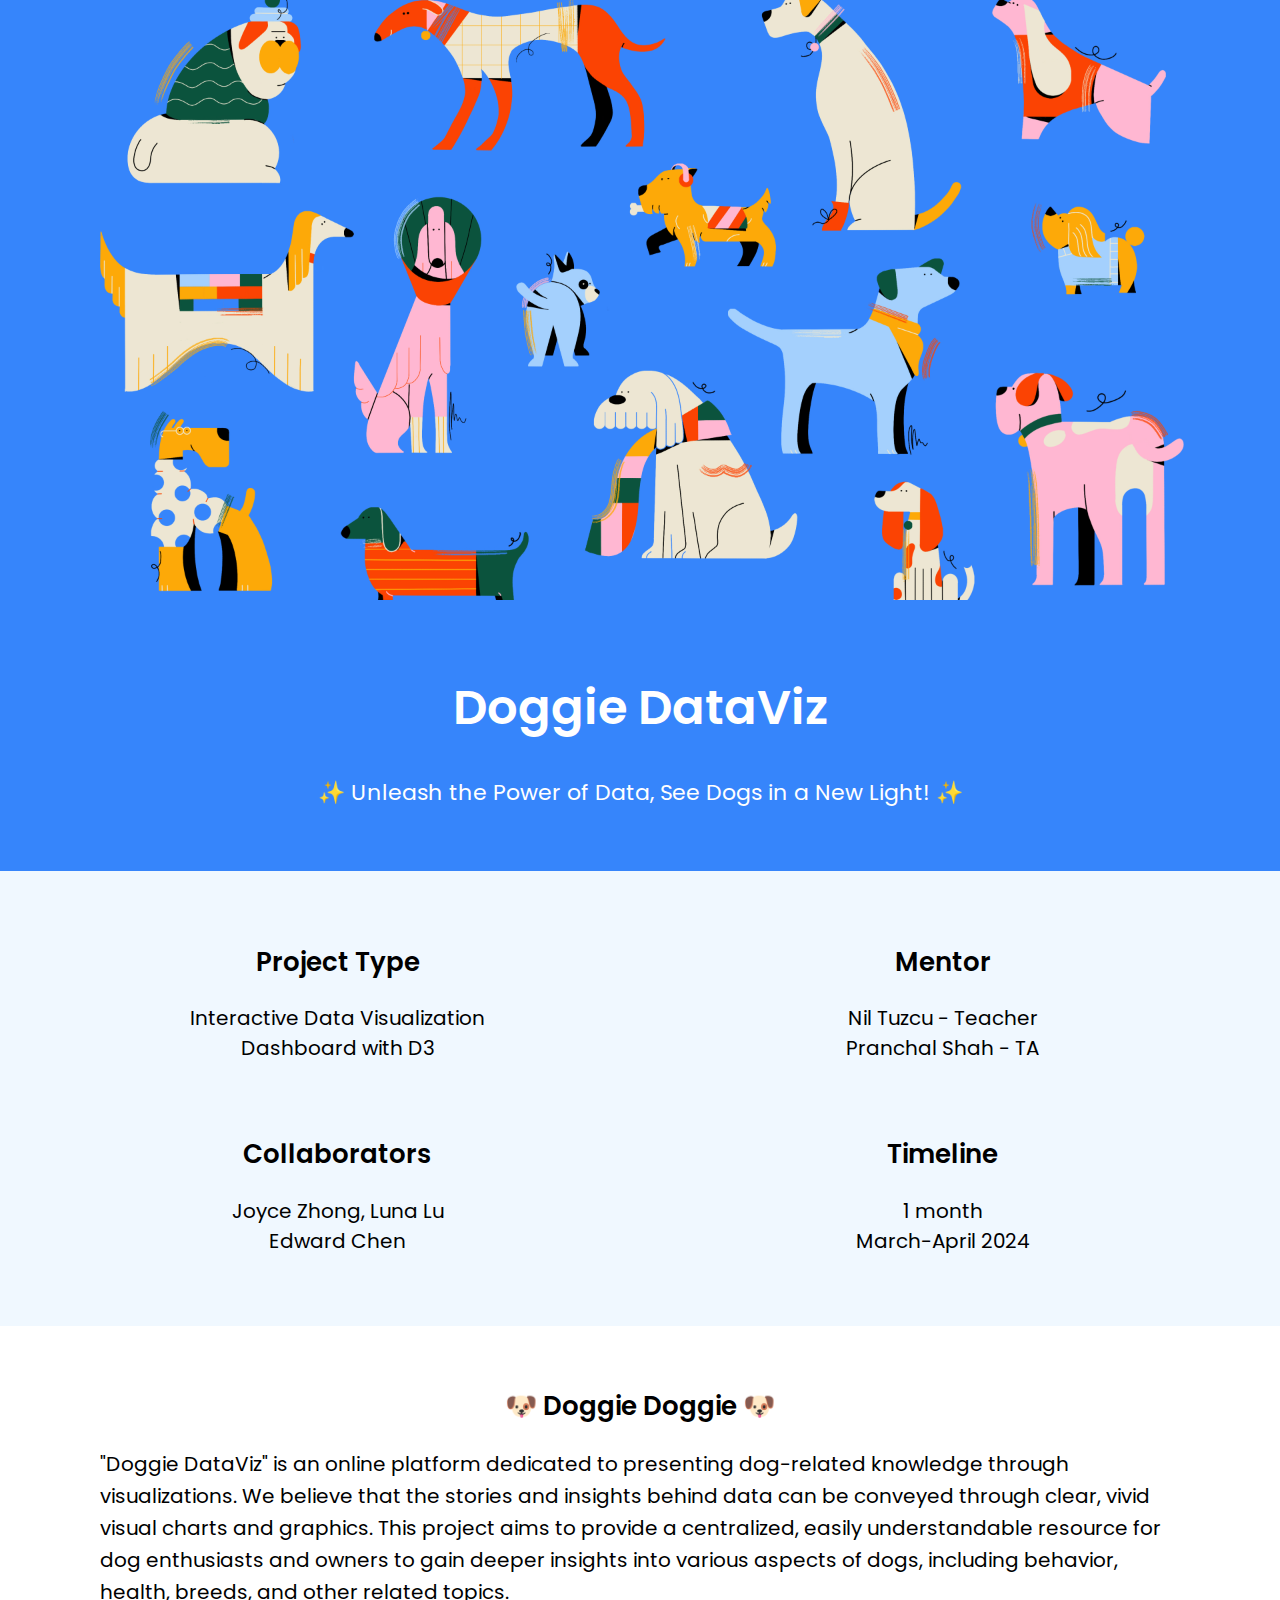
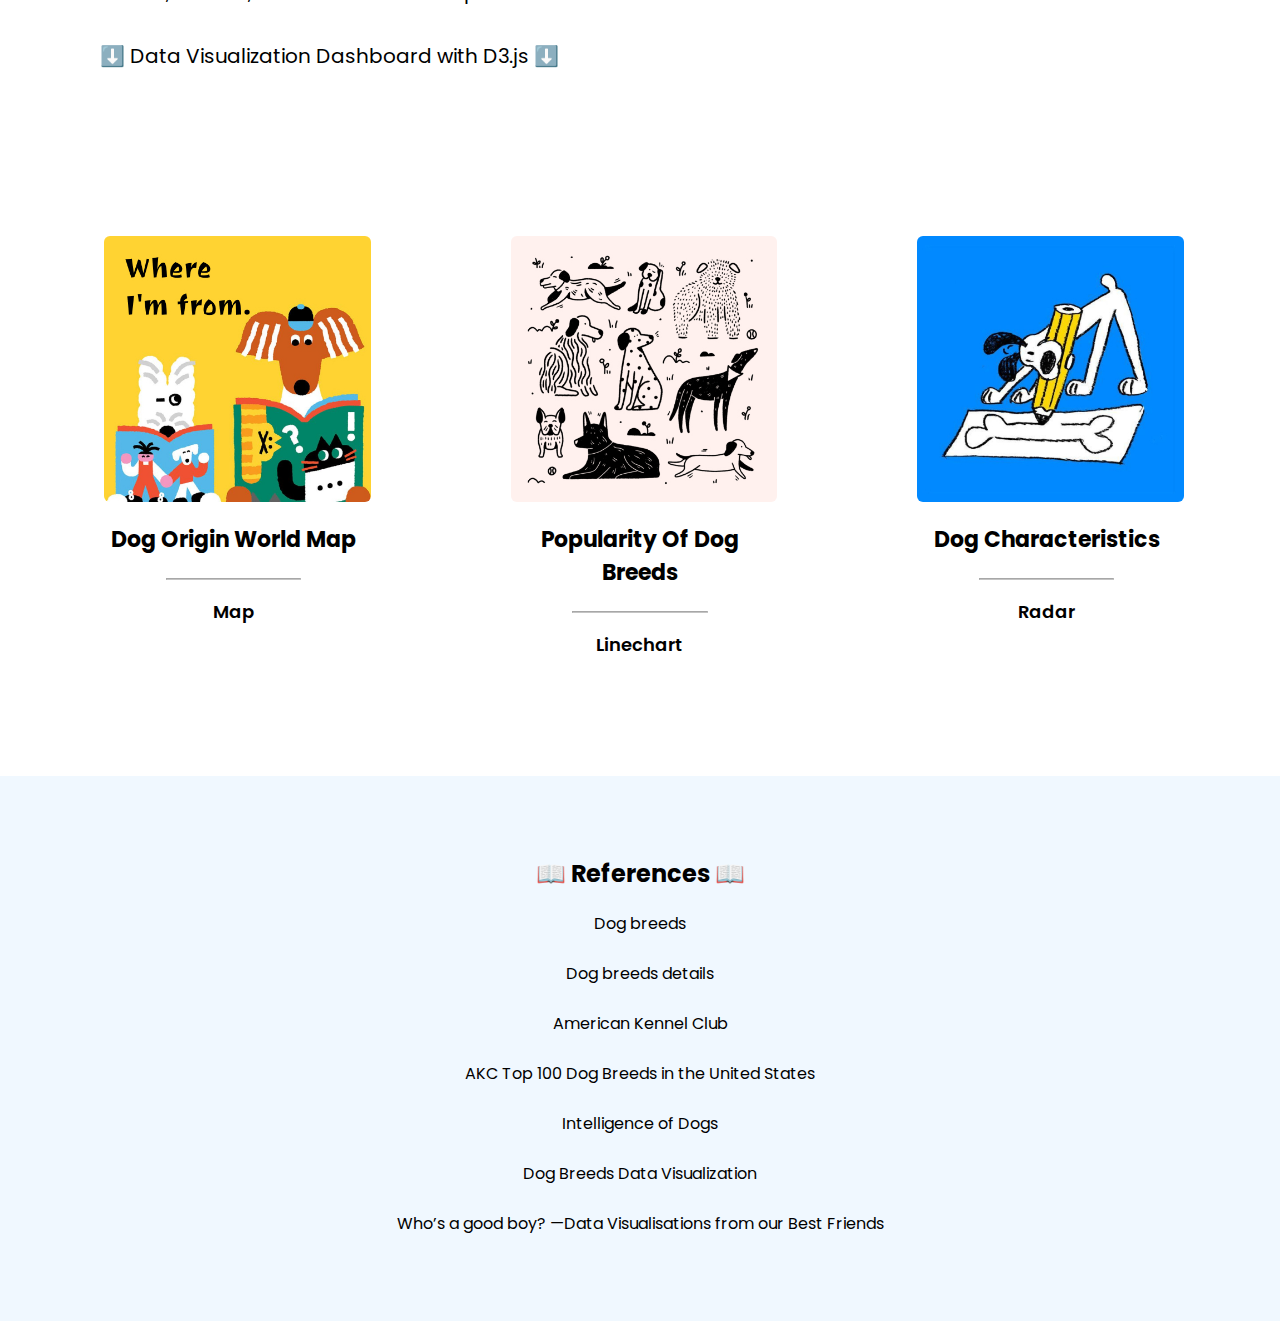
<file: index.html>
<!DOCTYPE html>
<html lang="en">
<head>
  <meta charset="UTF-8">
  <meta name="viewport" content="width=device-width, initial-scale=1.0">
  <title>Doggie DataViz</title>
  <link href="https://fonts.googleapis.com/css2?family=Poppins:wght@400;600&display=swap" rel="stylesheet">
  
  <style>
    body {
      font-family: 'Poppins', sans-serif;
      margin: 0;
      padding: 0;
      background-color: #ffffff;
    }

    .hero-image {
      background-image: url('hero-imagine.jpg');
      background-size: cover;
      background-position: center;
      height: 600px;
      display: flex;
      flex-direction: column;
    }

    .title {
      background-color: #3685FB;
      text-align: center;
      padding: 40px;
    }

    .title h1 {
      color: white;
      font-weight: 600;
      font-size: 48px;
    }

    .title p {
      color: white;
      font-weight: 400;
      font-size: 22px;
    }

    .overview {
      background-color: #ffffff;
      padding: 40px;
    }

    .overview h2 {
      font-weight: 600;
      font-size: 26px;
      text-align: center;
    }

    .overview p {
      font-weight: 400;
      font-size: 20px;
      padding-left: 60px; 
      padding-right: 60px;
      margin-top: 20px;
      margin-bottom: 20px;
      line-height: 1.6;
    }

    .project-introduction {
      display: grid;
      grid-template-columns: repeat(2, 1fr);
      gap: 10px;
      padding: 40px;
      background-color: aliceblue;
    }

    .project-introduction .part {
      text-align: center;
      padding: 10px;
    }

    .project-introduction h2 {
      font-weight: 600;
      font-size: 26px;
    }

    .project-introduction p {
      font-weight: 400;
      font-size: 20px;
    }

    .D3 {
      margin-left: 100px;
    }

    .visualization {
      display: grid;
      grid-template-columns: repeat(3, 1fr);
      gap: 20px;
      padding: 40px;
    }

    .visualization-item {
      text-align: center;
      padding: 60px;
    }

    .visualization-item img {
      border-radius: 10px;
      width: 100%;
      border: 4px solid;
      border-color: #ffffff;
    }

    .visualization-item img,
    .visualization-item h3,
    .visualization-item p
    .visualization-item hr {
      transition: border-color 0.3s, color 0.3s; 
    }

    .visualization-item h3 {
      margin-top: 10px;
      font-size: 22px;
    }

    .custom-divider {
    width: 50%;
    border-color:#00000057; 
    }

    .visualization-item p {
      font-size: 18px;
      font-weight: 600;
      color:#000000;
    }

    .references {
      background-color: aliceblue;
      text-align: center;
      padding: 60px;
    }

    .references a {
      text-decoration: none; 
      color: #000; 
    }

    .references a:hover {
      color: #3685FB;
      font-weight: 600;
    }

  </style>
</head>

<body>
  <div class="hero-image">
  </div>
  
  <div class="title">
    <h1>Doggie DataViz</h1>
    <p>✨ Unleash the Power of Data, See Dogs in a New Light! ✨</p>
  </div>

  <section class="project-introduction">
    <div class="part">
      <h2>Project Type</h2>
      <p>Interactive Data Visualization<br>Dashboard with D3
      </p>
    </div>
    <div class="part">
      <h2>Mentor</h2>
      <p>Nil Tuzcu - Teacher<br>Pranchal Shah - TA</p>
    </div>
    <div class="part">
      <h2>Collaborators</h2>
      <p>Joyce Zhong, Luna Lu<br>Edward Chen</p>
    </div>
    <div class="part">
      <h2>Timeline</h2>
      <p>1 month<br>March-April 2024</p>
    </div>
  </section>

  <section class="overview">
    <h2>🐶 Doggie Doggie 🐶</h2>
    <p>"Doggie DataViz" is an online platform dedicated to presenting dog-related knowledge through visualizations. We believe that the stories and insights behind data can be conveyed through clear, vivid visual charts and graphics. This project aims to provide a centralized, easily understandable resource for dog enthusiasts and owners to gain deeper insights into various aspects of dogs, including behavior, health, breeds, and other related topics.<br><br>⬇️ Data Visualization Dashboard with D3.js ⬇️</p>
  </section>

  <section class="visualization">
    <div class="visualization-item">
      <img src="image1.jpg" alt="Dog Origin World Map">
      <h3>Dog Origin World Map</h3>
      <hr class="custom-divider">
      <p>Map</p>
    </div>
    <div class="visualization-item">
      <img src="image2.jpg" alt="Visualization 2">
      <h3>Popularity Of Dog Breeds</h3>
      <hr class="custom-divider">
      <p>Linechart</p>
    </div>
    <div class="visualization-item">
      <img src="image3.jpg" alt="Visualization 3">
      <h3>Dog Characteristics</h3>
      <hr class="custom-divider">
      <p>Radar</p>
    </div>
  </section>

  <section class="references">
    <h2>📖 References 📖</h2>
    <a href="https://www.kaggle.com/datasets/marshuu/dog-breeds">Dog breeds</a> <br><br>
    <a href="https://www.kaggle.com/datasets/warcoder/dog-breeds-details">Dog breeds details</a> <br><br>
    <a href="https://www.akc.org/">American Kennel Club</a> <br><br>
    <a href="https://medium.com/@gwynngroupinc/akc-top-100-dog-breeds-in-the-united-states-110e0b6d47c7">AKC Top 100 Dog Breeds in the United States</a> <br><br>
    <a href="https://data.world/len/intelligence-of-dogs">Intelligence of Dogs</a> <br><br>
    <a href="https://medium.com/@dixiao_62927/dog-breed-case-study-c048f9a7207e">Dog Breeds Data Visualization</a> <br><br>
    <a href="https://medium.com/@schieszler_mate/whos-a-good-boy-data-visualisations-from-our-best-friends-39c1cd480e25">Who’s a good boy? —Data Visualisations from our Best Friends</a> <br><br>
  </section>


<script>
    const visualizationItems = document.querySelectorAll('.visualization-item');
  
    visualizationItems.forEach(item => {
      const img = item.querySelector('img');
      const title = item.querySelector('h3');
      const divider = item.querySelector('hr');
      const paragraph = item.querySelector('p');

      item.addEventListener('click', function() {
      // 获取对应的HTML页面路径
      let pagePath = '';
      if (title.textContent === 'Dog Origin World Map') {
        pagePath = 'dog_origin_map.html';
      } else if (title.textContent === 'Popularity Of Dog Breeds') {
        pagePath = 'popularity_of_dog_breeds.html';
      } else if (title.textContent === 'Dog Characteristics') {
        pagePath = 'dog_characteristics.html';
      }

      // 执行页面重定向
      window.location.href = pagePath;
    });
  
      function applyHoverStyles() {
        img.style.borderColor = '#3685FB'; 
        title.style.color = '#3685FB'; 
        divider.style.borderColor = '#3685FB'; 
        paragraph.style.color = '#3685FB';
      }
  
      function removeHoverStyles() {
        img.style.borderColor = '#ffffff'; 
        title.style.color = 'initial'; 
        divider.style.borderColor = 'initial'; 
        paragraph.style.color = 'initial';
    }
      
      item.addEventListener('mouseenter', applyHoverStyles);
      item.addEventListener('mouseleave', removeHoverStyles);
    });
</script>
</body>
</html>
</file>
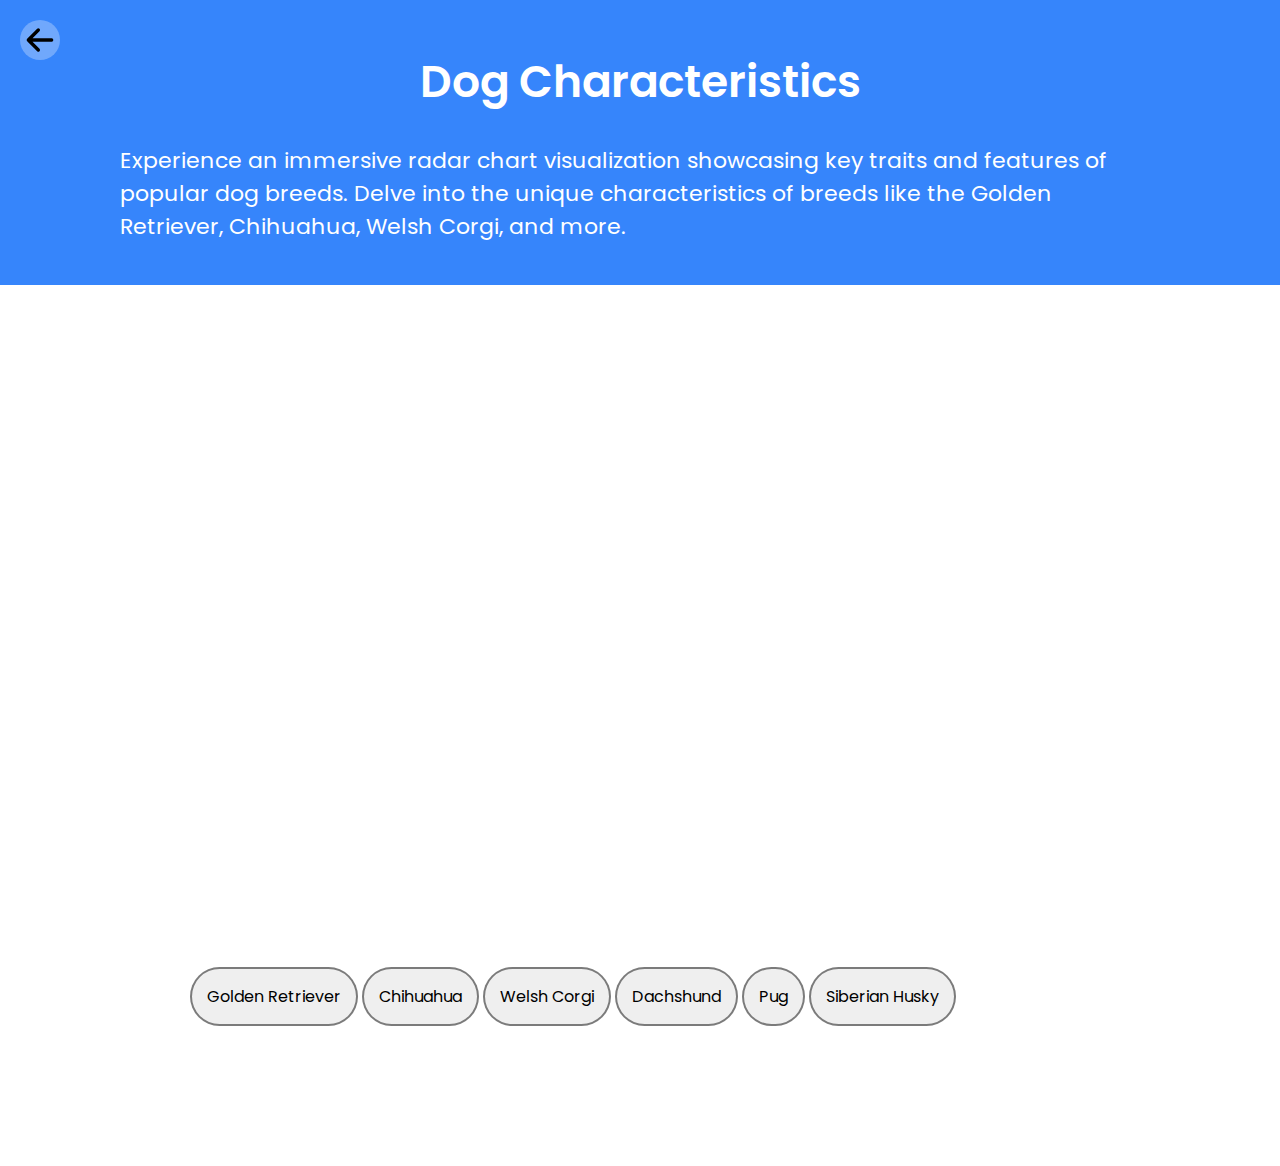
<file: dog_characteristics.html>
<!DOCTYPE html>
<html lang="en">

<head>
    <meta charset="UTF-8">
    <meta name="viewport" content="width=device-width, initial-scale=1.0">
    <title>Dog Characteristics</title>
    <link href="https://fonts.googleapis.com/css2?family=Poppins:wght@400;600&display=swap" rel="stylesheet">
    <script src="https://d3js.org/d3.v6.min.js"></script>
    <style>
    
        body {
        font-family: 'Poppins';
        margin: 0;
        padding: 0;
       }

       .back-button {
            position: absolute;
            top: 20px;
            left: 20px;
            width: 40px;
            height: 40px;
            cursor: pointer;
            transition: background-color 0.3s;
            border-radius: 50%;
            background-color: #ffffff4a;
        }

        .back-button:hover {
            background-color: #ffffff;
        }

        .title {
            background-color: #3685FB;
            padding: 20px;
            text-align: center;
        }

        .title h1 {
            color: white;
            font-family: 'Poppins';
            font-weight: 600;
            font-size: 44px;
        }

        .title p {
            color: white;
            font-family: 'Poppins';
            font-weight: 400;
            font-size: 22px;
            text-align: left;
            padding-left: 100px; 
            padding-right: 100px;
        }

        .container {
            margin: 30px auto;
            width: 900px;
            height: 500px;
            border: 3 solid #000;
        }

        .container button{
            font-family: 'Poppins' ;
            font-weight: 400;
            font-size: 16px;
            padding: 15px;
            border: 2px solid #0000007c;
            color: #000;
            transition: background-color 0.3s, color 0.3s;
            border-radius: 60px;
            text-decoration: none;
            margin-top: 20px;
            margin-bottom: 140px;
        }

        .container button:hover {
            background-color: #ffffff; 
            color: #3685FB; 
            border: 2px solid #3685FB;
            font-weight: 600;
        }
        
        .container button:active {
            background-color: #3685FB; 
            color: #ffffff; 
        }

        .container button.active {
            background-color: #3685FB;
            color: #ffffff; 
        }

        .webs polygon {
            fill: #EAEAEA;
            fill-opacity: 0.5;
            stroke: gray;
            stroke-dasharray: 10 5;
        }

        .lines line {
            stroke: gray;
            stroke-dasharray: 10 5;

        }

        .areas polygon {
            fill-opacity: 0.5;
            stroke-width: 3;
        }

        .areas circle {
            fill: white;
            stroke-width: 3;
        }
        .tooltip {
            position: absolute;
            text-align: left;
            padding: 8px;
            font-size: 16px;
            font-family: 'Poppins';
            background: white;
            border: 2px solid #3685FB;
            border-radius: 8px;
            pointer-events: none;
            opacity: 0;
        }
        

    </style>
</head>

<body>
    <svg class="back-button" viewBox="0 0 24 24" fill="none" xmlns="http://www.w3.org/2000/svg" onclick="window.location.href = 'home.html';">
        <path d="M11 18L5 12M5 12L11 6M5 12L19 12" stroke="currentColor" stroke-width="2" stroke-linecap="round" stroke-linejoin="round"/>
    </svg>

    <div class="title">
        <h1>Dog Characteristics</h1>
        <p>Experience an immersive radar chart visualization showcasing key traits and features of popular dog breeds. Delve into the unique characteristics of breeds like the Golden Retriever, Chihuahua, Welsh Corgi, and more.</p >    
      </div>
    
    <div id="tooltip" class="tooltip"></div>

    <div class="container">
        <svg width="300%" height="125%"></svg>
        <div class="tooltip" id="tooltip">Tooltip</div>

        <button id="Golden Retriever">Golden Retriever</button>
        <button id="Chihuahua">Chihuahua</button>
        <button id="Welsh Corgi">Welsh Corgi</button>
        <button id="Dachshund">Dachshund</button>
        <button id="Pug">Pug</button>
        <button id="Siberian Husky">Siberian Husky</button>
    </div>

    <script>
        window.onload = function () {
            var width = 800, height = 600;
            var main = d3.select('.container svg').append('g')
                .classed('main', true)
                .attr('transform', "translate(" + width / 2 + ',' + height / 2 + ')');
            d3.csv("dog identity.csv", function (d) {
                return d;
            }).then(function(data) {
                let columns = data.columns;
                data.colums = columns && columns.shift();
                init({main, csvData: data});
            })
            
        };

        function getIDMAP(csvData) {
            
            let columns = csvData && csvData.columns;
            var ID_MAP = { 
                "Golden Retriever": [],
                "Chihuahua": [],
                "Welsh Corgi": [],
                "Dachshund": [],
                "Pug": [],
                "Siberian Husky": [],
            }
            Object.keys(ID_MAP).forEach(item => {
                let map = ID_MAP[item];
                let currentData = csvData && csvData.find(csv => item === csv.breed);
                columns && columns.forEach(col => {
                    var colData = Number(currentData[col]);
                    if (col && colData && !Number.isNaN(colData)) map.push(colData);
                })
            })
            return ID_MAP
        }

        function init({main, csvData}) {
            let columns = csvData && csvData.columns || [];
            var data = {
    
                fieldNames: columns, 
            };
            let ID_MAP = getIDMAP(csvData); 
            var radius = 280,
                total = 7,
                level = 4,
                rangeMin = 0,
                rangeMax = 5,
                arc = 2 * Math.PI;
            var onePiece = arc / total;
            var polygons = {
                webs: [],
                webPoints: []
            };
            for (var k = level; k > 0; k--) {
                var webs = '',
                    webPoints = [];
                var r = radius / level * k;
                for (var i = 0; i < total; i++) {
                    var x = r * Math.sin(i * onePiece),
                        y = r * Math.cos(i * onePiece);
                    webs += x + ',' + y + ' ';
                    webPoints.push({
                        x: x,
                        y: y
                    });
                }
                polygons.webs.push(webs);
                polygons.webPoints.push(webPoints);
            }
            var webs = main.append('g')
                .classed('webs', true);
            webs.selectAll('polygon')
                .data(polygons.webs)
                .enter()
                .append('polygon')
                .attr('points', function (d) {
                    return d;
                });
            var lines = main.append('g')
                .classed('lines', true);
            lines.selectAll('line')
                .data(polygons.webPoints[0])
                .enter()
                .append('line')
                .attr('x1', 0)
                .attr('y1', 0)
                .attr('x2', function (d) {
                    return d.x;
                })
                .attr('y2', function (d) {
                    return d.y;
                });


            getTitle({ main, onePiece, radius, data, total });

            initBtn({ main, total, radius, rangeMin, rangeMax, onePiece, ID_MAP, columns })
        }


        function getColor(idx) {
            var palette = [
                '#2ec7c9', '#b6a2de', '#5ab1ef', '#ffb980', '#d87a80',
                '#8d98b3', '#e5cf0d', '#97b552', '#95706d', '#dc69aa',
                '#9a7fd1', '#9a7fd1', '#588dd5', '#f5994e', '#c05050',
                '#59678c', '#c9ab00', '#7eb00a', '#6f5553', '#c14089'
            ]
            return palette[idx % palette.length];
        }

        function getAreas({ main, areasData, data, columns }) {
            let text = '';
            columns && columns.forEach((item, index) => {
                text += item + ':' + data[index] + '<br/>';
            });

            var areas = main.append('g')
                .classed('areas', true)
                .on('mousemove', function (event) {
                        d3.select('#tooltip')
                        .style('opacity', 1)
                        .html(text)
                        .style('left', (event.pageX + 10) + 'px')
                        .style('top', (event.pageY - 10) + 'px');
                    })
                    .on('mouseout', function () {
                        d3.select('#tooltip').style('opacity', 0);
                    });
            areas.selectAll('g')
                .data(areasData)
                .enter()
                .append('g')
                .attr('class', function (d, i) {
                    return 'area' + (i + 1);
                });
            for (var i = 0; i < areasData.length; i++) {
                var area = areas.select('.area' + (i + 1)),
                    areaData = areasData[i];
                area.append('polygon')
                    .attr('points', areaData.polygon)
                    .attr('stroke', function (d, index) {
                        return getColor(i);
                    })
                    .attr('fill', function (d, index) {
                        return getColor(i);
                    });
                var circles = area.append('g')
                    .classed('circles', true);
                circles.selectAll('circle')
                    .data(areaData.points)
                    .enter()
                    .append('circle')
                    .attr('cx', function (d) {
                        return d.x;
                    })
                    .attr('cy', function (d) {
                        return d.y;
                    })
                    .attr('r', 3)
                    .attr('stroke', function (d, index) {
                        return getColor(i);
                    });
            }
        }

        function getTitle({ main, onePiece, radius, data, total }) {
            var textPoints = [];
            var textRadius = radius + 20;
            for (var i = 0; i < total; i++) {
                var x = textRadius * Math.sin(i * onePiece),
                    y = textRadius * Math.cos(i * onePiece);
                textPoints.push({
                    x: x,
                    y: y
                });
            }
            var texts = main.append('g')
                .classed('texts', true);
            texts.selectAll('text')
                .data(textPoints)
                .enter()
                .append('text')
                .attr('x', function (d) {
                    return d.x;
                })
                .attr('y', function (d) {
                    return d.y;
                })
                .text(function (d, i) {
                    return data.fieldNames[i];
                });
        }

        function getAreasData({ list, total, radius, rangeMin, rangeMax, onePiece }) {
            
            var areasData = [];
            var values = list;
            for (let i = 0; i < values.length; i++) {
                var value = values[i],
                    area = '',
                    points = [];
                for (let k = 0; k < total; k++) {
                    var r = radius * (value[k] - rangeMin) / (rangeMax - rangeMin);
                    var x = r * Math.sin(k * onePiece),
                        y = r * Math.cos(k * onePiece);
                    area += x + ',' + y + ' ';
                    points.push({
                        x: x,
                        y: y
                    })
                }
                areasData.push({
                    polygon: area,
                    points: points
                });
            }
            return areasData;
        }
        function initBtn({ main, total, radius, rangeMin, rangeMax, onePiece, ID_MAP, columns }) {
            var btns = document.querySelectorAll('button');
            btns.forEach(item => {
                item && item.addEventListener('click', function (e) {
                    let id = e && e.currentTarget.id;
                    if (id) {
                        let data = ID_MAP[id];
                        if (data) {
                            let areasData = getAreasData({ list: [data], total, radius, rangeMin, rangeMax, onePiece });
                            var mainDiv = document.getElementsByClassName("main")[0];
                            var areasDiv = mainDiv.querySelectorAll(".areas")[0];
                            areasDiv && mainDiv.removeChild(areasDiv);
                            getAreas({ main, areasData, data, columns })
                        }
                    }
                })
            })
        }

        function initBtn({ main, total, radius, rangeMin, rangeMax, onePiece, ID_MAP, columns }) {
            var btns = document.querySelectorAll('button');
            btns.forEach(item => {
                item && item.addEventListener('click', function (e) {
                    let id = e && e.currentTarget.id;
                    if (id) {
                        let data = ID_MAP[id];
                        if (data) {
                            let areasData = getAreasData({ list: [data], total, radius, rangeMin, rangeMax, onePiece });
                            var mainDiv = document.getElementsByClassName("main")[0];
                            var areasDiv = mainDiv.querySelectorAll(".areas")[0];
                            areasDiv && mainDiv.removeChild(areasDiv);
                            getAreas({ main, areasData, data, columns })

                    btns.forEach(btn => {
                        if (btn.id === id) {
                            btn.classList.add('active');
                        } else {
                            btn.classList.remove('active');
                        }
                    });
                }
            }
        })
    })
}


    </script>
</body>

</html>
</file>
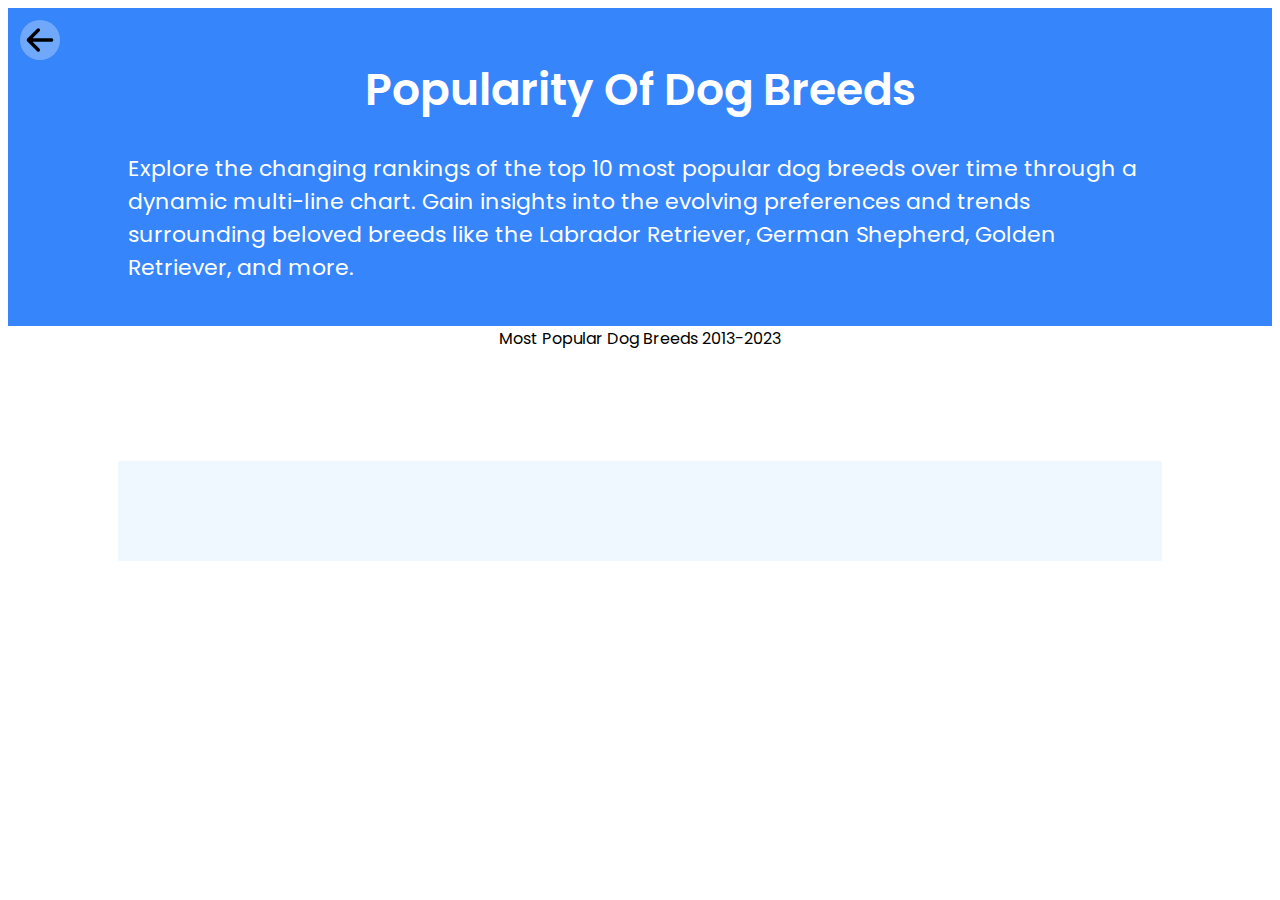
<file: popularity_of_dog_breeds.html>
<!DOCTYPE html>
<html>
<head>
    <title>Dog Ranking Line Chart with Tooltips</title>
    <script src="https://d3js.org/d3.v7.min.js"></script>
    <link href="https://fonts.googleapis.com/css2?family=Poppins:wght@400;600&display=swap" rel="stylesheet">

    <style>
        .container {
            background-color: #ffffff;
            text-align: center;
            font-family: 'Poppins', sans-serif;
            padding: 0px;
            margin: 0px;
        }

        .back-button {
            position: absolute;
            top: 20px;
            left: 20px;
            width: 40px;
            height: 40px;
            cursor: pointer;
            transition: background-color 0.3s;
            border-radius: 50%;
            background-color: #ffffff4a;
        }

        .back-button:hover {
            background-color: #ffffff;
        }

        .title {
            background-color: #3685FB;
            padding: 20px;
        }

        .title h1 {
            color: white;
            font-family: 'Poppins', sans-serif;
            font-weight: 600;
            font-size: 44px;
            text-align: center;
        }

        .title p {
            color: white;
            font-family: 'Poppins', sans-serif;
            font-weight: 400;
            font-size: 22px;
            text-align: left;
            padding-left: 100px; 
            padding-right: 100px;
        }
        

        .tooltip {
            position: absolute;
            text-align: left;
            padding: 8px;
            font-size: 16px;
            font-family: 'Poppins', sans-serif;
            background: white;
            border: 2px solid #3685FB;
            border-radius: 8px;
            pointer-events: none;
            opacity: 0;
        }
        
        .line {
            fill: none;
            stroke-width: 2px;
        }
        .dot {
            fill: blue;
            stroke: #fff;
        }
        .dog-names {
            margin: 110px;
            display: grid;
            grid-template-columns: repeat(5, 1fr);
            gap: 30px; 
            justify-items: center; 
            background-color: aliceblue;
            padding: 50px;
        }
        .dog-item {
            width: 100px;
        }
        .dog-image {
            width: 100%;
            height: 100px;
            border-radius: 10%;
            overflow: hidden;
            margin-bottom: 10px;
            border: 4px solid transparent;
        }
        .dog-image img {
            width: 100%;
            height: 100%;
            object-fit: cover;
        }
        .dog-name {
            font-size: 14px;
        }

    </style>
</head>
<body>
    <div class="container">
        <svg class="back-button" viewBox="0 0 24 24" fill="none" xmlns="http://www.w3.org/2000/svg" onclick="window.location.href = 'home.html';">
            <path d="M11 18L5 12M5 12L11 6M5 12L19 12" stroke="currentColor" stroke-width="2" stroke-linecap="round" stroke-linejoin="round"/>
        </svg>

        <div class="title">
            <h1>Popularity Of Dog Breeds</h1>
            <p>Explore the changing rankings of the top 10 most popular dog breeds over time through a dynamic multi-line chart. Gain insights into the evolving preferences and trends surrounding beloved breeds like the Labrador Retriever, German Shepherd, Golden Retriever, and more.</p>    
          </div>
        <div id="chart"></div>
        <div class="chart-title">Most Popular Dog Breeds 2013-2023</div>
        <div class="dog-names"></div>
    </div>

    <script>
        const margin = {top:60, right: 20, bottom: 30, left: 50},
            width = 1160 - margin.left - margin.right,
            height = 600 - margin.top - margin.bottom;

        const svg = d3.select("#chart")
            .append("svg")
                .attr("width", width + margin.left + margin.right)
                .attr("height", height + margin.top + margin.bottom)
            .append("g")
                .attr("transform", "translate(" + margin.left + "," + margin.top + ")");

        const div = d3.select("body").append("div") 
            .attr("class", "tooltip")       
            .style("opacity", 0);

        d3.csv("dog_rankings.csv").then(function(data) {
            
            data.forEach(function(d) {
                d.Year = +d.Year;
                d["Retrievers (Labrador)"] = +d["Retrievers (Labrador)"];
                d["French Bulldogs"] = +d["French Bulldogs"];
                d["German Shepherd Dogs"] = +d["German Shepherd Dogs"];
                d["Retrievers (Golden)"] = +d["Retrievers (Golden)"];
                d["Bulldogs"] = +d["Bulldogs"];
                d["Poodles"] = +d["Poodles"];
                d["Beagles"] = +d["Beagles"];
                d["Rottweilers"] = +d["Rottweilers"];
                d["Pointers"] = +d["Pointers"];
                d["Dachshund"] = +d["Dachshund"];
            });

            const x = d3.scaleLinear()
                .domain([d3.min(data, d => d.Year), d3.max(data, d => d.Year)])
                .range([0, width]);

            const y = d3.scaleLinear()
                .domain([1, 13])
                .range([height, 0]);

            const line = d3.line()
                .x(d => x(d.Year))
                .y(d => y(d.rank));

            const dogNames = [
                "Retrievers (Labrador)",
                "French Bulldogs",
                "German Shepherd Dogs",
                "Retrievers (Golden)",
                "Bulldogs",
                "Poodles",
                "Beagles",
                "Rottweilers",
                "Pointers",
                "Dachshund"
            ];

            const dotsGroup = svg.append("g");
            dogNames.forEach(function(dogName, i) {
                svg.append("path")
                    .datum(data)
                    .attr("class", "line")
                    .style("stroke", d3.schemeCategory10[i])
                    .attr("d", d => line(d.map(d => ({Year: d.Year, rank: d[dogName]}))));
                dotsGroup.selectAll(".dot" + i)
                        .data(data)
                        .enter().append("circle")
                        .attr("class", "dot")
                        .style("fill", d3.schemeCategory10[i])
                        .attr("cx", d => x(d.Year))
                        .attr("cy", d => y(d[dogName]))
                        .attr("r", 5)
                        
                        .on("mouseover", function(event, d) { 
                             const dogName = dogNames[i];
                             const rank = d[dogName];
                             const year = d.Year;

                        div.transition()        
                             .duration(200)      
                             .style("opacity", 1);      
                        div.html(`
                             Dog: ${dogName}<br/>
                             Year: ${year}<br/>
                             Rank: ${rank}
                        `)  
                             .style("left", (event.pageX + 10) + "px")   
                             .style("top", (event.pageY - 28) + "px");    
                    })
               
                    .on("mouseout", function(event, d) {      
                        div.transition()        
                            .duration(500)      
                            .style("opacity", 0);   
                    });
            });

            svg.append("g")
                .attr("transform", "translate(0," + height + ")")
                .call(d3.axisBottom(x))
                .style("fill", "rgba(54, 133, 251, 0.1)")
                .selectAll("text")
                .style("font-family", "'Poppins', sans-serif")
                .style("fill", "rgba(0, 0, 0, 0.5)")
                .style("font-weight", "600")
                .style("font-size", "12px");

          
            svg.append("g")
                .call(d3.axisLeft(y))
                .style("fill", "rgba(54, 133, 251, 0.1)")
                .selectAll("text")
                .style("fill", "rgba(0, 0, 0, 0.5)")
                .style("font-family", "'Poppins', sans-serif")
                .style("font-weight", "600") 
                .style("font-size", "12px");

            dotsGroup.raise();
            });

        d3.csv("dog_rankings.csv").then(function(data) {
            const dogNames = [
                "Retrievers (Labrador)",
                "French Bulldogs",
                "German Shepherd Dogs",
                "Retrievers (Golden)",
                "Bulldogs",
                "Poodles",
                "Beagles",
                "Rottweilers",
                "Pointers",
                "Dachshund"
            ];

            
        d3.json("dog_images.json").then(function(images) {
            const dogNames = Object.keys(images);

            const dogNamesContainer = d3.select(".dog-names");

            dogNames.forEach(function(dogName) {
                const imageUrl = images[dogName];

                const dogItem = dogNamesContainer.append("div").classed("dog-item", true);

                const dogImage = dogItem.append("div").classed("dog-image", true);
                dogImage.append("img").attr("src", imageUrl);

                dogItem.append("div").classed("dog-name", true).text(dogName);
            });

            const dogImages = document.querySelectorAll('.dog-image');

            dogImages.forEach(function(dogImage, index) {
                dogImage.addEventListener('click', function() {
                    const dogName = dogNames[index];
                    
                    const dogIndex = dogNames.indexOf(dogName);
                    
                    const color = d3.schemeCategory10[dogIndex];
                    
                    dogImage.style.borderColor = color;
                    
                    dogImages.forEach(function(otherDogImage, otherIndex) {
                        if (otherIndex !== index) {
                            otherDogImage.style.borderColor = 'transparent';
                        }
                        svg.selectAll('.line')
                        .style('stroke-width', function(d, i) {
                            return i === dogIndex ? '4px' : '1px';
                        });
                    

                        
        });

        
                });
            });

        });
        
            dogNames.forEach(function(dogName) {
            });
        });

        
    </script>
</body>
</html>
</file>
